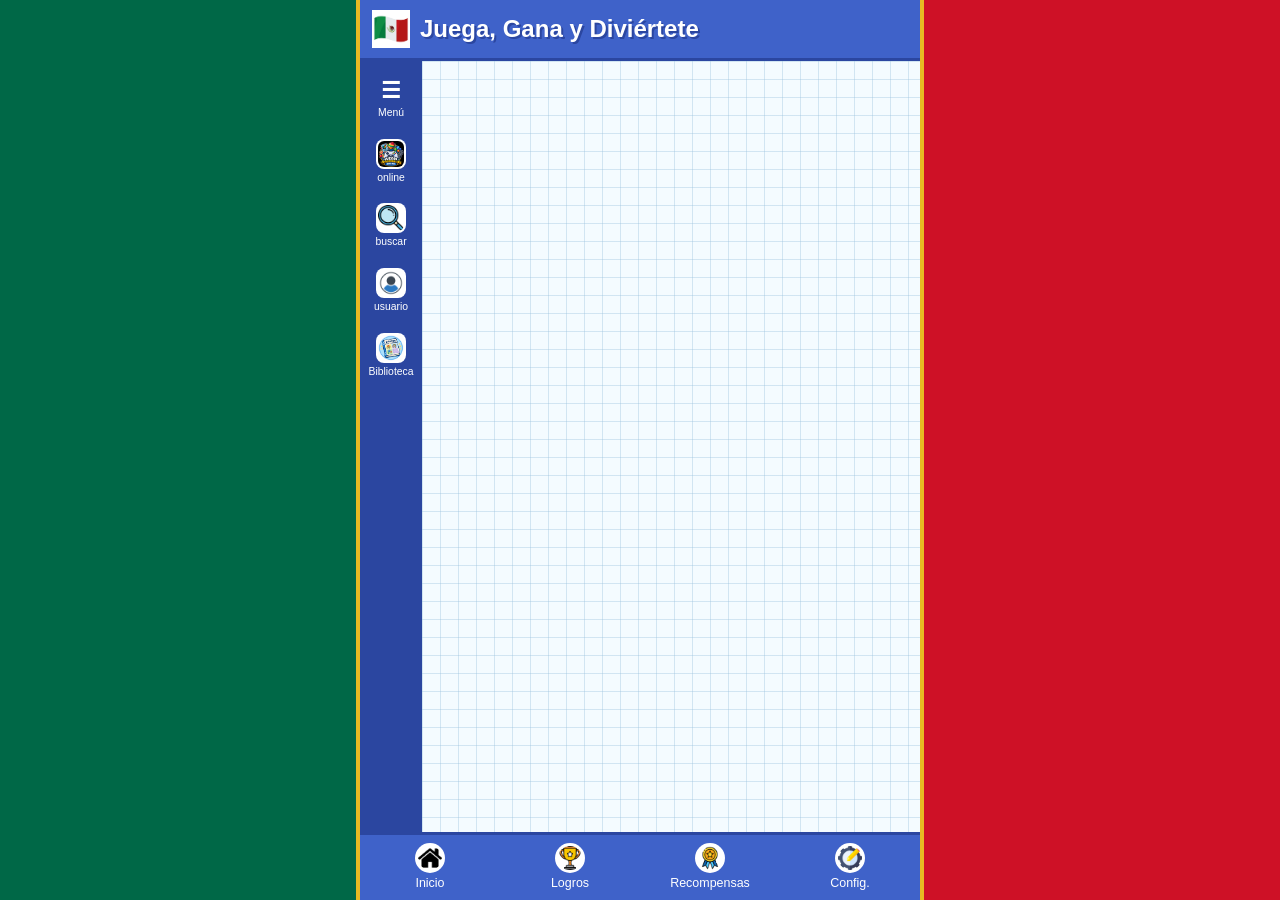
<file: index.html>
<!DOCTYPE html>
<html lang="es">
<head>
  <meta charset="utf-8">
  <meta name="viewport" content="width=device-width, initial-scale=1">
  <meta http-equiv="refresh" content="0; url=html/menu.html">
  <title>Juega, Gana y Diviértete</title>
<link rel="icon" href="img/favicon.svg" type="image/svg+xml">
</head>
<body>
  <p>Cargando… Si no pasa nada, <a href="html/menu.html">entra al menú</a>.</p>
</body>
</html>
</file>
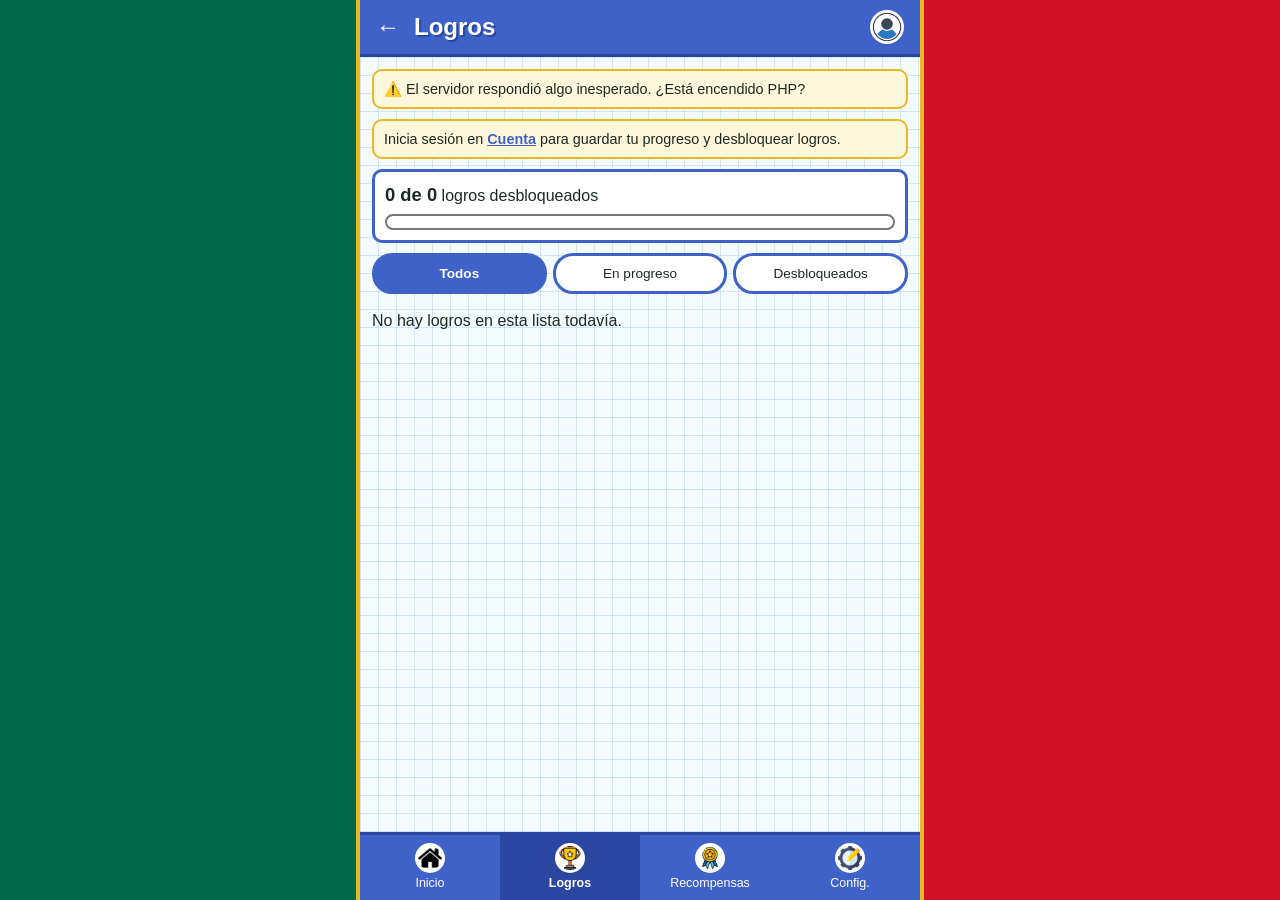
<file: html/logros.html>
<!DOCTYPE html>
<html lang="es">
<head>
  <meta charset="utf-8">
  <meta name="viewport" content="width=device-width, initial-scale=1">
  <title>Logros · Juega, Gana y Diviértete</title>
  <link rel="stylesheet" href="../css/styles.css">
  <link rel="stylesheet" href="../css/paginas.css">
<link rel="icon" href="../img/favicon.svg" type="image/svg+xml">
</head>
<body>
  <div id="app">
    <header>
      <a href="menu.html" aria-label="Volver al menú">←</a>
      <h1>Logros</h1>
      <a href="menu.html#cuenta" aria-label="Cuenta"><img class="ico" src="../img/usuario.png" alt="Cuenta"></a>
    </header>
    <div class="body">
      <main id="main"></main>
    </div>
    <nav>
      <button data-href="menu.html"><img src="../img/inicio.png" alt="">Inicio</button>
      <button data-href="logros.html" class="on"><img src="../img/logros.png" alt="">Logros</button>
      <button data-href="recompensas.html"><img src="../img/recompensas.png" alt="">Recompensas</button>
      <button data-href="menu.html#cuenta"><img src="../img/configuracion.png" alt="">Config.</button>
    </nav>
  </div>
  <script src="../js/common.js"></script>
  <script src="../js/logros.js"></script>
</body>
</html>
</file>
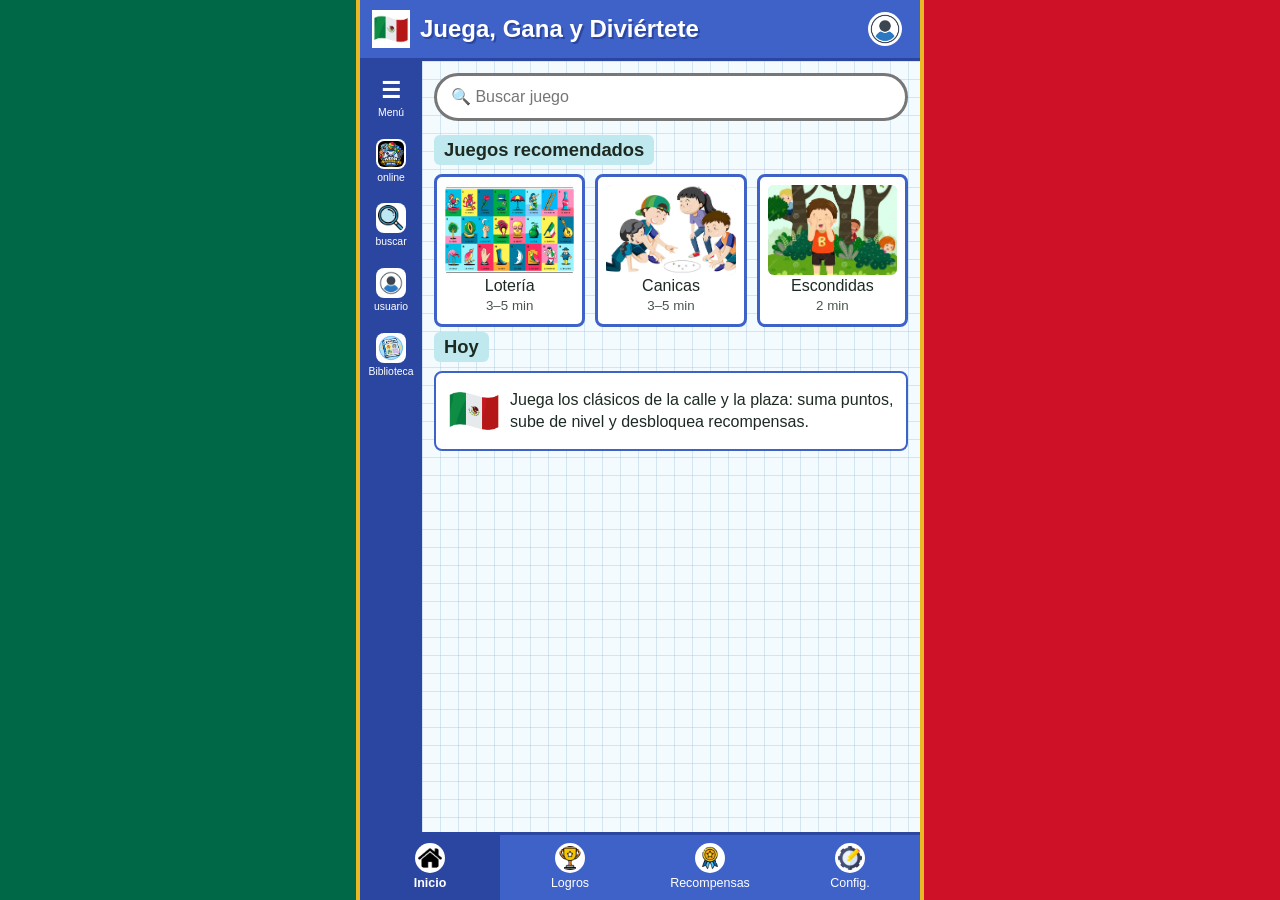
<file: html/menu.html>
<!DOCTYPE html>
<html lang="es">
<head>
  <meta charset="utf-8">
  <meta name="viewport" content="width=device-width, initial-scale=1">
  <title>Juega, Gana y Diviértete</title>
  <link rel="stylesheet" href="../css/styles.css">
  <link rel="stylesheet" href="../css/paginas.css">
<link rel="icon" href="../img/favicon.svg" type="image/svg+xml">
</head>
<body>
  <div id="app">
    <header>
      <button id="back" hidden aria-label="Volver">←</button>
      <img id="flag" class="flag" src="../img/BanderaM.avif" alt="Bandera de México">
      <h1 id="title">Juega, Gana y Diviértete</h1>
      <button id="usr" aria-label="Cuenta"></button>
    </header>

    <div class="body">
      <aside id="side">
        <button data-s="menu"><b>☰</b>Menú</button>
        <button data-s="online"><img src="../img/icononline.jpeg" alt="">online</button>
        <button data-s="buscar"><img src="../img/buscar.png" alt="">buscar</button>
        <button data-s="usuario"><img src="../img/usuario.png" alt="">usuario</button>
        <button data-s="biblioteca"><img src="../img/biblioteca.png" alt="">Biblioteca</button>
      </aside>
      <main id="main"></main>
    </div>

    <nav>
      <button data-v="home"><img src="../img/inicio.png" alt="">Inicio</button>
      <button data-v="logros"><img src="../img/logros.png" alt="">Logros</button>
      <button data-v="recomp"><img src="../img/recompensas.png" alt="">Recompensas</button>
      <button data-v="config"><img src="../img/configuracion.png" alt="">Config.</button>
    </nav>
  </div>
  <script src="../js/common.js"></script>
  <script src="../js/script.js"></script>
</body>
</html>
</file>
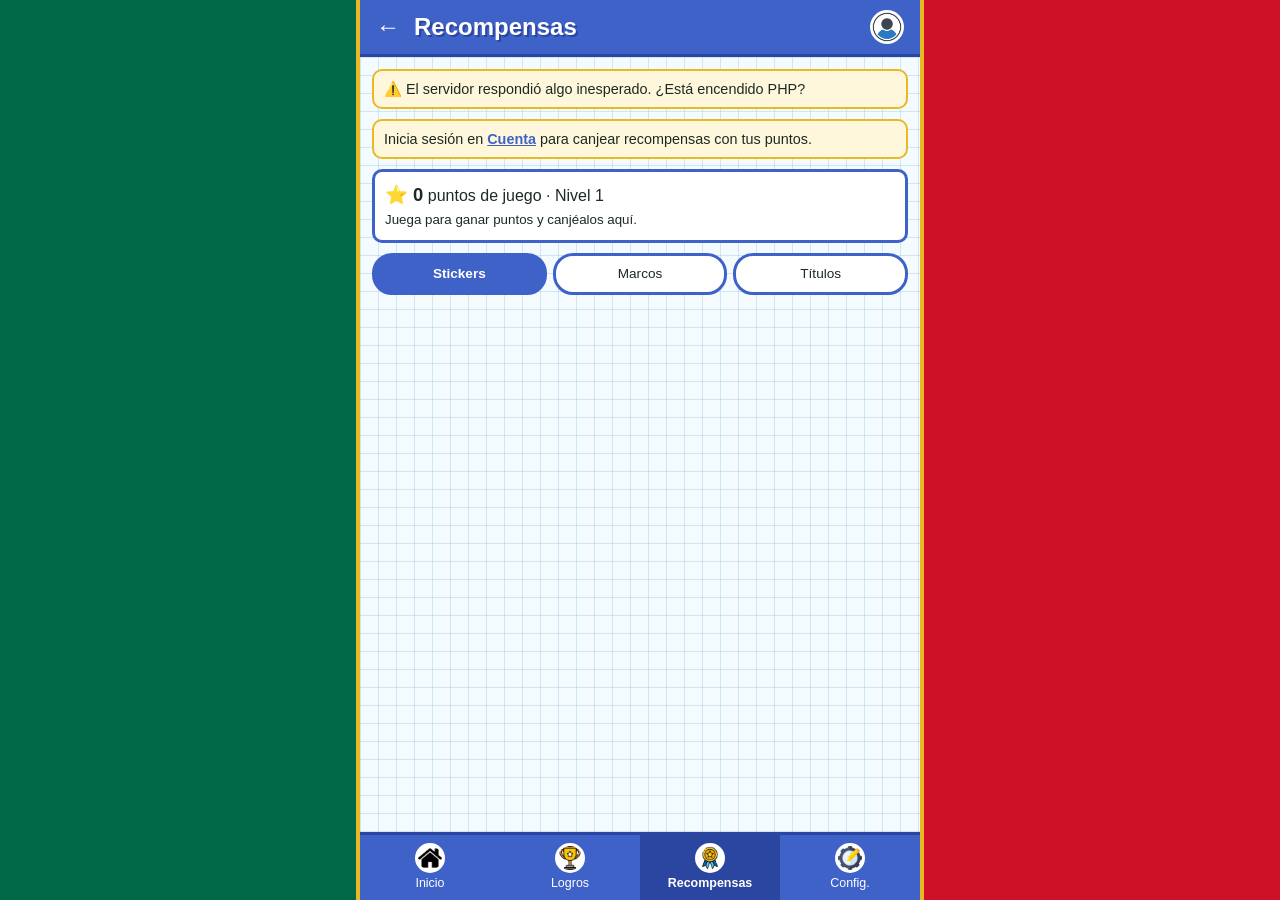
<file: html/recompensas.html>
<!DOCTYPE html>
<html lang="es">
<head>
  <meta charset="utf-8">
  <meta name="viewport" content="width=device-width, initial-scale=1">
  <title>Recompensas · Juega, Gana y Diviértete</title>
  <link rel="stylesheet" href="../css/styles.css">
  <link rel="stylesheet" href="../css/paginas.css">
<link rel="icon" href="../img/favicon.svg" type="image/svg+xml">
</head>
<body>
  <div id="app">
    <header>
      <a href="menu.html" aria-label="Volver al menú">←</a>
      <h1>Recompensas</h1>
      <a href="menu.html#cuenta" aria-label="Cuenta"><img class="ico" src="../img/usuario.png" alt="Cuenta"></a>
    </header>
    <div class="body">
      <main id="main"></main>
    </div>
    <nav>
      <button data-href="menu.html"><img src="../img/inicio.png" alt="">Inicio</button>
      <button data-href="logros.html"><img src="../img/logros.png" alt="">Logros</button>
      <button data-href="recompensas.html" class="on"><img src="../img/recompensas.png" alt="">Recompensas</button>
      <button data-href="menu.html#cuenta"><img src="../img/configuracion.png" alt="">Config.</button>
    </nav>
  </div>
  <script src="../js/common.js"></script>
  <script src="../js/recompensas.js"></script>
</body>
</html>
</file>
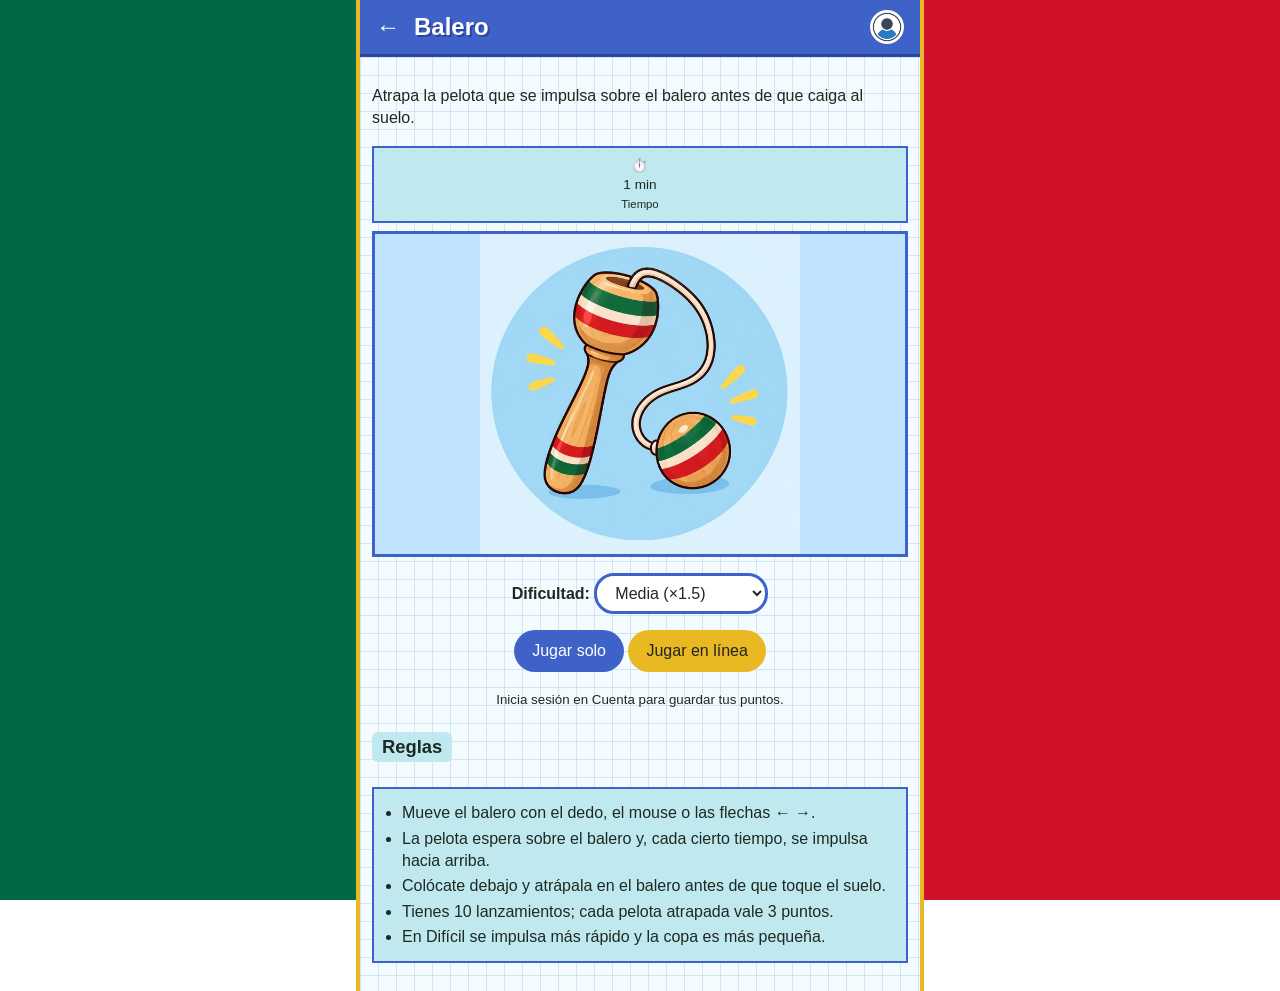
<file: html/juegos/balero.html>
<!DOCTYPE html>
<html lang="es">
<head>
  <meta charset="utf-8">
  <meta name="viewport" content="width=device-width, initial-scale=1">
  <title>Balero · Juega, Gana y Diviértete</title>
  <link rel="stylesheet" href="../../css/styles.css">
  <link rel="stylesheet" href="../../css/juegos/balero.css">
<link rel="icon" href="../../img/favicon.svg" type="image/svg+xml">
</head>
<body>
  <div id="app">
    <header>
      <a href="../menu.html#juegos" aria-label="Volver a Juegos">←</a>
      <h1>Balero</h1>
      <a href="../menu.html#cuenta" aria-label="Cuenta"><img class="ico" src="../../img/usuario.png" alt="Cuenta"></a>
    </header>
    <div class="body">
      <main id="main">
        <p>Atrapa la pelota que se impulsa sobre el balero antes de que caiga al suelo.</p>
        <div class="info"><div>⏱️<br>1 min<br><small>Tiempo</small></div></div>
        <div class="stage" id="st"><div class="portada"><img src="../../img/balero.jpg" alt="Balero"></div></div>
        <p class="acciones"><label for="dif"><b>Dificultad:</b></label> <select id="dif"><option value="0">Fácil (×1 puntos)</option><option value="1" selected>Media (×1.5)</option><option value="2">Difícil (×2)</option></select></p>
        <p class="acciones"><button class="btn" id="play">Jugar solo</button> <button class="btn o" id="online">Jugar en línea</button></p>
        <p id="aviso" class="acciones" hidden><small>Inicia sesión en Cuenta para guardar tus puntos.</small></p>
        <h2>Reglas</h2>
        <ul class="rules"><li>Mueve el balero con el dedo, el mouse o las flechas ← →.</li><li>La pelota espera sobre el balero y, cada cierto tiempo, se impulsa hacia arriba.</li><li>Colócate debajo y atrápala en el balero antes de que toque el suelo.</li><li>Tienes 10 lanzamientos; cada pelota atrapada vale 3 puntos.</li><li>En Difícil se impulsa más rápido y la copa es más pequeña.</li></ul>
      </main>
    </div>
  </div>
  <script src="../../js/common.js"></script>
  <script src="../../js/juegos/balero.js"></script>
</body>
</html>
</file>
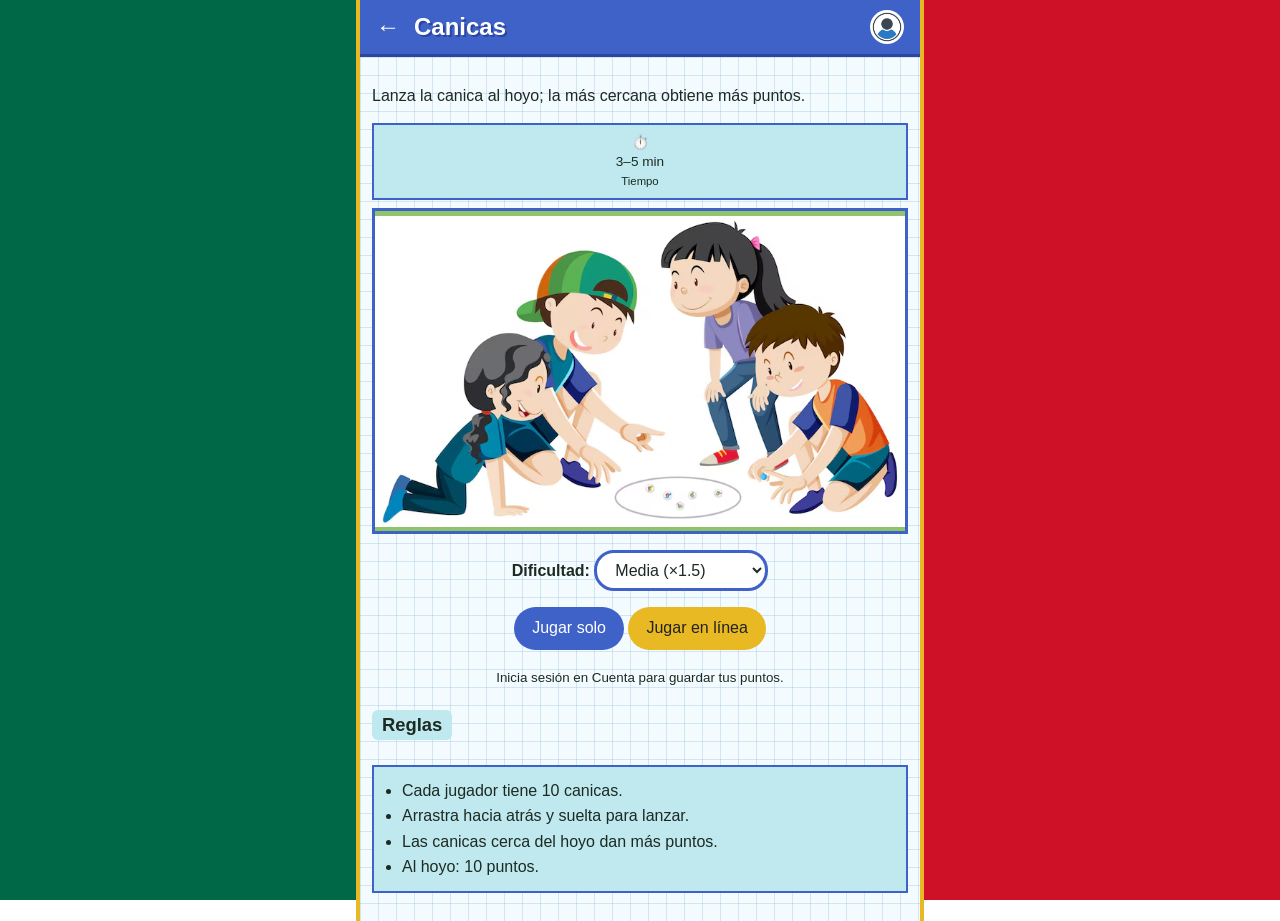
<file: html/juegos/canicas.html>
<!DOCTYPE html>
<html lang="es">
<head>
  <meta charset="utf-8">
  <meta name="viewport" content="width=device-width, initial-scale=1">
  <title>Canicas · Juega, Gana y Diviértete</title>
  <link rel="stylesheet" href="../../css/styles.css">
  <link rel="stylesheet" href="../../css/juegos/canicas.css">
<link rel="icon" href="../../img/favicon.svg" type="image/svg+xml">
</head>
<body>
  <div id="app">
    <header>
      <a href="../menu.html#juegos" aria-label="Volver a Juegos">←</a>
      <h1>Canicas</h1>
      <a href="../menu.html#cuenta" aria-label="Cuenta"><img class="ico" src="../../img/usuario.png" alt="Cuenta"></a>
    </header>
    <div class="body">
      <main id="main">
        <p>Lanza la canica al hoyo; la más cercana obtiene más puntos.</p>
        <div class="info"><div>⏱️<br>3–5 min<br><small>Tiempo</small></div></div>
        <div class="stage" id="st"><div class="portada"><img src="../../img/canicas.avif" alt="Canicas"></div></div>
        <p class="acciones"><label for="dif"><b>Dificultad:</b></label> <select id="dif"><option value="0">Fácil (×1 puntos)</option><option value="1" selected>Media (×1.5)</option><option value="2">Difícil (×2)</option></select></p>
        <p class="acciones"><button class="btn" id="play">Jugar solo</button> <button class="btn o" id="online">Jugar en línea</button></p>
        <p id="aviso" class="acciones" hidden><small>Inicia sesión en Cuenta para guardar tus puntos.</small></p>
        <h2>Reglas</h2>
        <ul class="rules"><li>Cada jugador tiene 10 canicas.</li><li>Arrastra hacia atrás y suelta para lanzar.</li><li>Las canicas cerca del hoyo dan más puntos.</li><li>Al hoyo: 10 puntos.</li></ul>
      </main>
    </div>
  </div>
  <script src="../../js/common.js"></script>
  <script src="../../js/juegos/canicas.js"></script>
</body>
</html>
</file>
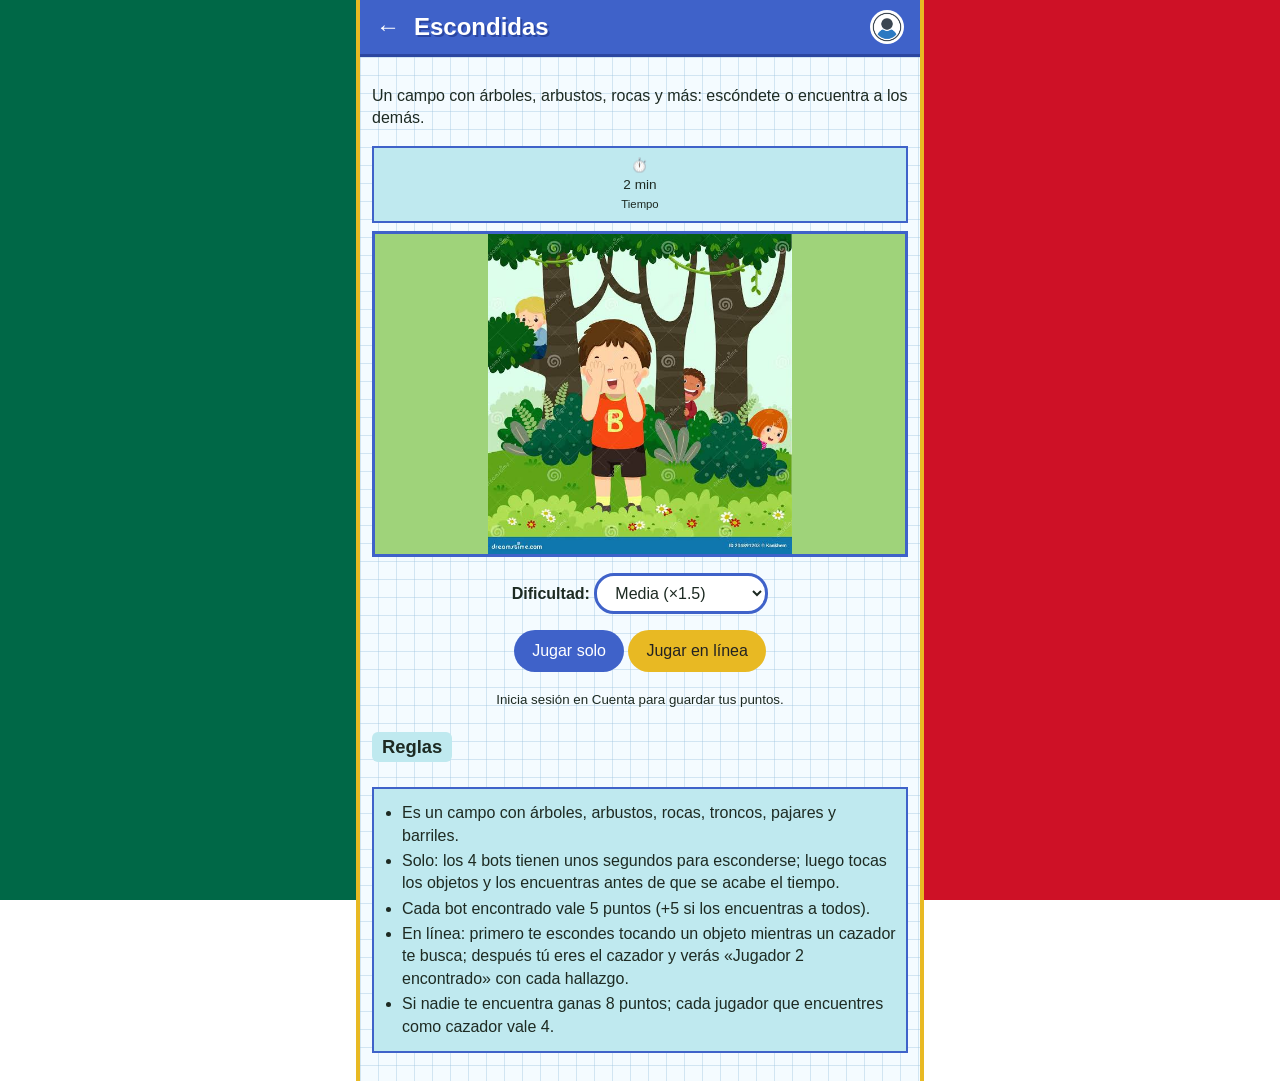
<file: html/juegos/escondidas.html>
<!DOCTYPE html>
<html lang="es">
<head>
  <meta charset="utf-8">
  <meta name="viewport" content="width=device-width, initial-scale=1">
  <title>Escondidas · Juega, Gana y Diviértete</title>
  <link rel="stylesheet" href="../../css/styles.css">
  <link rel="stylesheet" href="../../css/juegos/escondidas.css">
<link rel="icon" href="../../img/favicon.svg" type="image/svg+xml">
</head>
<body>
  <div id="app">
    <header>
      <a href="../menu.html#juegos" aria-label="Volver a Juegos">←</a>
      <h1>Escondidas</h1>
      <a href="../menu.html#cuenta" aria-label="Cuenta"><img class="ico" src="../../img/usuario.png" alt="Cuenta"></a>
    </header>
    <div class="body">
      <main id="main">
        <p>Un campo con árboles, arbustos, rocas y más: escóndete o encuentra a los demás.</p>
        <div class="info"><div>⏱️<br>2 min<br><small>Tiempo</small></div></div>
        <div class="stage" id="st"><div class="portada"><img src="../../img/escondite.jpg" alt="Escondidas"></div></div>
        <p class="acciones"><label for="dif"><b>Dificultad:</b></label> <select id="dif"><option value="0">Fácil (×1 puntos)</option><option value="1" selected>Media (×1.5)</option><option value="2">Difícil (×2)</option></select></p>
        <p class="acciones"><button class="btn" id="play">Jugar solo</button> <button class="btn o" id="online">Jugar en línea</button></p>
        <p id="aviso" class="acciones" hidden><small>Inicia sesión en Cuenta para guardar tus puntos.</small></p>
        <h2>Reglas</h2>
        <ul class="rules"><li>Es un campo con árboles, arbustos, rocas, troncos, pajares y barriles.</li><li>Solo: los 4 bots tienen unos segundos para esconderse; luego tocas los objetos y los encuentras antes de que se acabe el tiempo.</li><li>Cada bot encontrado vale 5 puntos (+5 si los encuentras a todos).</li><li>En línea: primero te escondes tocando un objeto mientras un cazador te busca; después tú eres el cazador y verás «Jugador 2 encontrado» con cada hallazgo.</li><li>Si nadie te encuentra ganas 8 puntos; cada jugador que encuentres como cazador vale 4.</li></ul>
      </main>
    </div>
  </div>
  <script src="../../js/common.js"></script>
  <script src="../../js/juegos/escondidas.js"></script>
</body>
</html>
</file>
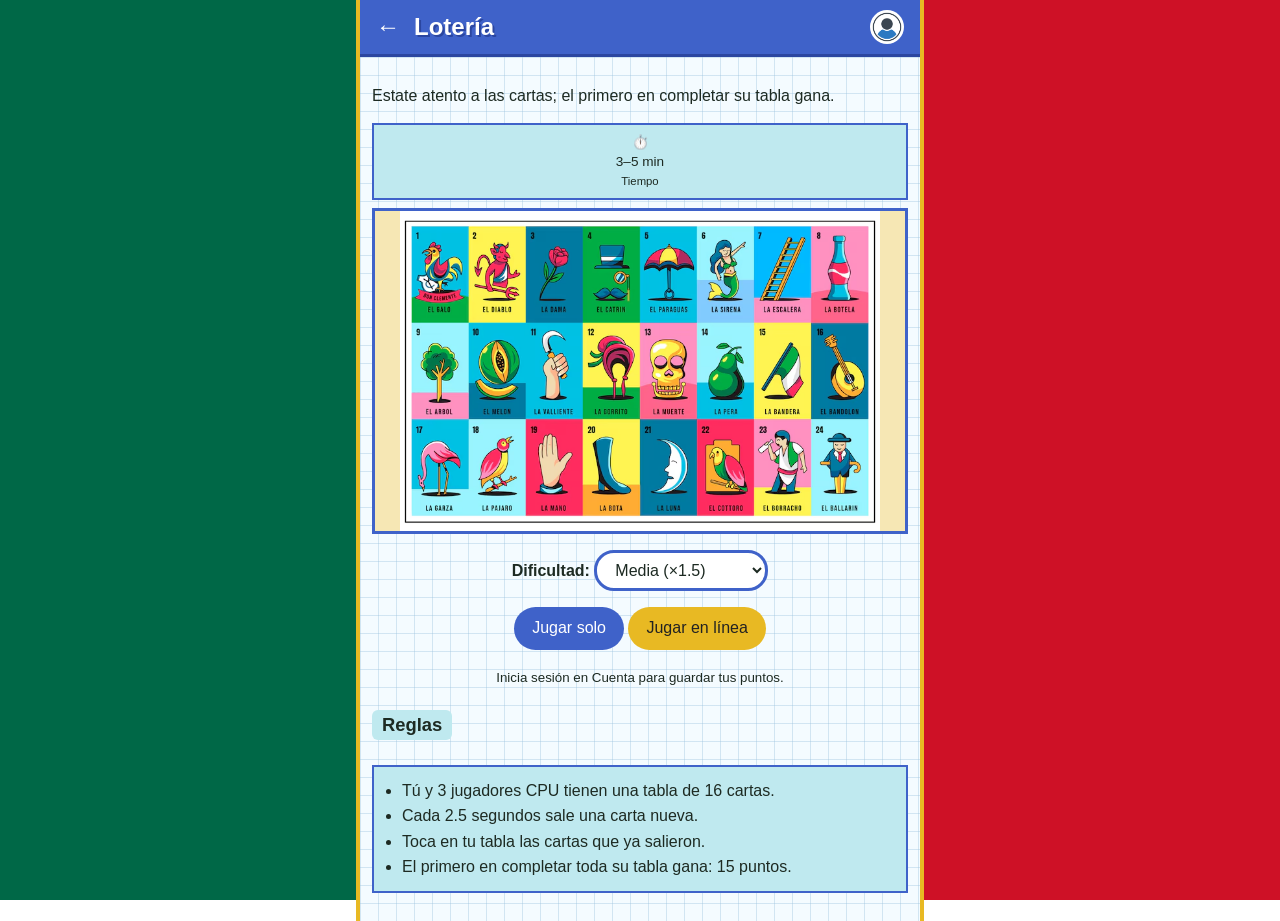
<file: html/juegos/loteria.html>
<!DOCTYPE html>
<html lang="es">
<head>
  <meta charset="utf-8">
  <meta name="viewport" content="width=device-width, initial-scale=1">
  <title>Lotería · Juega, Gana y Diviértete</title>
  <link rel="stylesheet" href="../../css/styles.css">
  <link rel="stylesheet" href="../../css/juegos/loteria.css">
<link rel="icon" href="../../img/favicon.svg" type="image/svg+xml">
</head>
<body>
  <div id="app">
    <header>
      <a href="../menu.html#juegos" aria-label="Volver a Juegos">←</a>
      <h1>Lotería</h1>
      <a href="../menu.html#cuenta" aria-label="Cuenta"><img class="ico" src="../../img/usuario.png" alt="Cuenta"></a>
    </header>
    <div class="body">
      <main id="main">
        <p>Estate atento a las cartas; el primero en completar su tabla gana.</p>
        <div class="info"><div>⏱️<br>3–5 min<br><small>Tiempo</small></div></div>
        <div class="stage" id="st"><div class="portada"><img src="../../img/loteria.avif" alt="Lotería"></div></div>
        <p class="acciones"><label for="dif"><b>Dificultad:</b></label> <select id="dif"><option value="0">Fácil (×1 puntos)</option><option value="1" selected>Media (×1.5)</option><option value="2">Difícil (×2)</option></select></p>
        <p class="acciones"><button class="btn" id="play">Jugar solo</button> <button class="btn o" id="online">Jugar en línea</button></p>
        <p id="aviso" class="acciones" hidden><small>Inicia sesión en Cuenta para guardar tus puntos.</small></p>
        <h2>Reglas</h2>
        <ul class="rules"><li>Tú y 3 jugadores CPU tienen una tabla de 16 cartas.</li><li>Cada 2.5 segundos sale una carta nueva.</li><li>Toca en tu tabla las cartas que ya salieron.</li><li>El primero en completar toda su tabla gana: 15 puntos.</li></ul>
      </main>
    </div>
  </div>
  <script src="../../js/common.js"></script>
  <script src="../../js/juegos/loteria.js"></script>
</body>
</html>
</file>
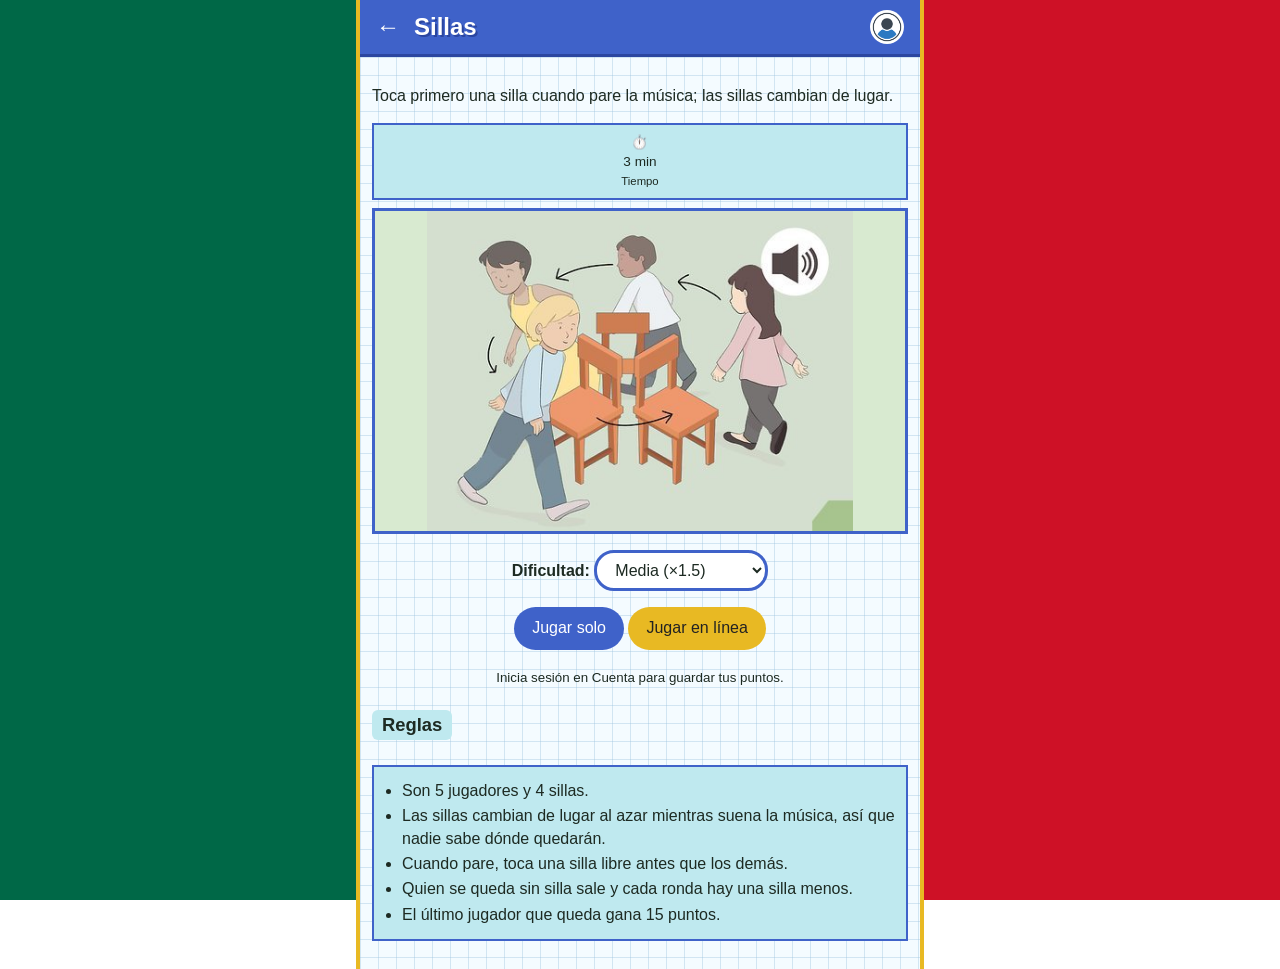
<file: html/juegos/sillas.html>
<!DOCTYPE html>
<html lang="es">
<head>
  <meta charset="utf-8">
  <meta name="viewport" content="width=device-width, initial-scale=1">
  <title>Sillas · Juega, Gana y Diviértete</title>
  <link rel="stylesheet" href="../../css/styles.css">
  <link rel="stylesheet" href="../../css/juegos/sillas.css">
<link rel="icon" href="../../img/favicon.svg" type="image/svg+xml">
</head>
<body>
  <div id="app">
    <header>
      <a href="../menu.html#juegos" aria-label="Volver a Juegos">←</a>
      <h1>Sillas</h1>
      <a href="../menu.html#cuenta" aria-label="Cuenta"><img class="ico" src="../../img/usuario.png" alt="Cuenta"></a>
    </header>
    <div class="body">
      <main id="main">
        <p>Toca primero una silla cuando pare la música; las sillas cambian de lugar.</p>
        <div class="info"><div>⏱️<br>3 min<br><small>Tiempo</small></div></div>
        <div class="stage" id="st"><div class="portada"><img src="../../img/sillas.jpg" alt="Sillas"></div></div>
        <p class="acciones"><label for="dif"><b>Dificultad:</b></label> <select id="dif"><option value="0">Fácil (×1 puntos)</option><option value="1" selected>Media (×1.5)</option><option value="2">Difícil (×2)</option></select></p>
        <p class="acciones"><button class="btn" id="play">Jugar solo</button> <button class="btn o" id="online">Jugar en línea</button></p>
        <p id="aviso" class="acciones" hidden><small>Inicia sesión en Cuenta para guardar tus puntos.</small></p>
        <h2>Reglas</h2>
        <ul class="rules"><li>Son 5 jugadores y 4 sillas.</li><li>Las sillas cambian de lugar al azar mientras suena la música, así que nadie sabe dónde quedarán.</li><li>Cuando pare, toca una silla libre antes que los demás.</li><li>Quien se queda sin silla sale y cada ronda hay una silla menos.</li><li>El último jugador que queda gana 15 puntos.</li></ul>
      </main>
    </div>
  </div>
  <script src="../../js/common.js"></script>
  <script src="../../js/juegos/sillas.js"></script>
</body>
</html>
</file>
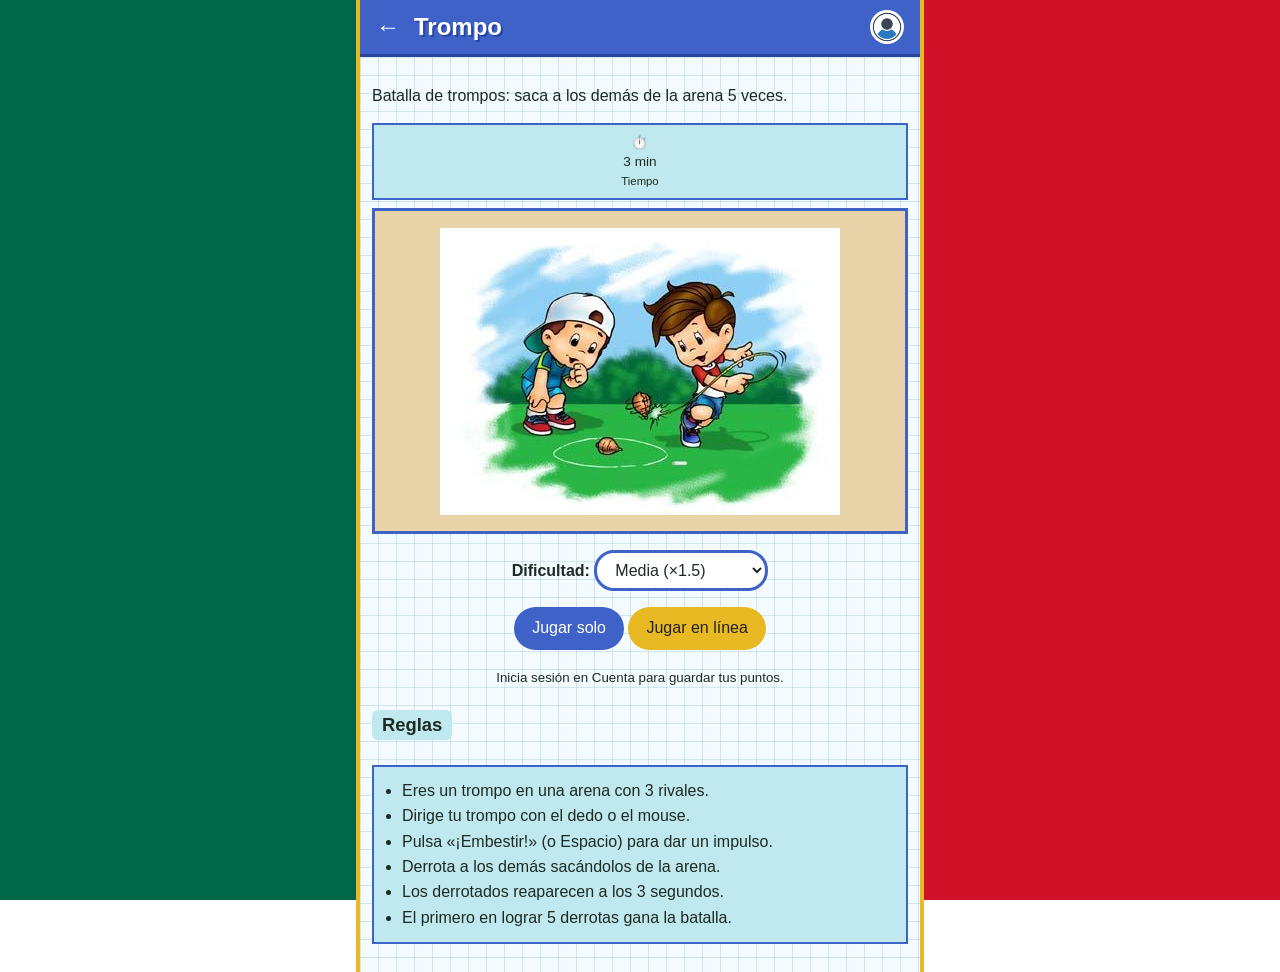
<file: html/juegos/trompo.html>
<!DOCTYPE html>
<html lang="es">
<head>
  <meta charset="utf-8">
  <meta name="viewport" content="width=device-width, initial-scale=1">
  <title>Trompo · Juega, Gana y Diviértete</title>
  <link rel="stylesheet" href="../../css/styles.css">
  <link rel="stylesheet" href="../../css/juegos/trompo.css">
<link rel="icon" href="../../img/favicon.svg" type="image/svg+xml">
</head>
<body>
  <div id="app">
    <header>
      <a href="../menu.html#juegos" aria-label="Volver a Juegos">←</a>
      <h1>Trompo</h1>
      <a href="../menu.html#cuenta" aria-label="Cuenta"><img class="ico" src="../../img/usuario.png" alt="Cuenta"></a>
    </header>
    <div class="body">
      <main id="main">
        <p>Batalla de trompos: saca a los demás de la arena 5 veces.</p>
        <div class="info"><div>⏱️<br>3 min<br><small>Tiempo</small></div></div>
        <div class="stage" id="st"><div class="portada"><img src="../../img/trompo.jpg" alt="Trompo"></div></div>
        <p class="acciones"><label for="dif"><b>Dificultad:</b></label> <select id="dif"><option value="0">Fácil (×1 puntos)</option><option value="1" selected>Media (×1.5)</option><option value="2">Difícil (×2)</option></select></p>
        <p class="acciones"><button class="btn" id="play">Jugar solo</button> <button class="btn o" id="online">Jugar en línea</button></p>
        <p id="aviso" class="acciones" hidden><small>Inicia sesión en Cuenta para guardar tus puntos.</small></p>
        <h2>Reglas</h2>
        <ul class="rules"><li>Eres un trompo en una arena con 3 rivales.</li><li>Dirige tu trompo con el dedo o el mouse.</li><li>Pulsa «¡Embestir!» (o Espacio) para dar un impulso.</li><li>Derrota a los demás sacándolos de la arena.</li><li>Los derrotados reaparecen a los 3 segundos.</li><li>El primero en lograr 5 derrotas gana la batalla.</li></ul>
      </main>
    </div>
  </div>
  <script src="../../js/common.js"></script>
  <script src="../../js/juegos/trompo.js"></script>
</body>
</html>
</file>
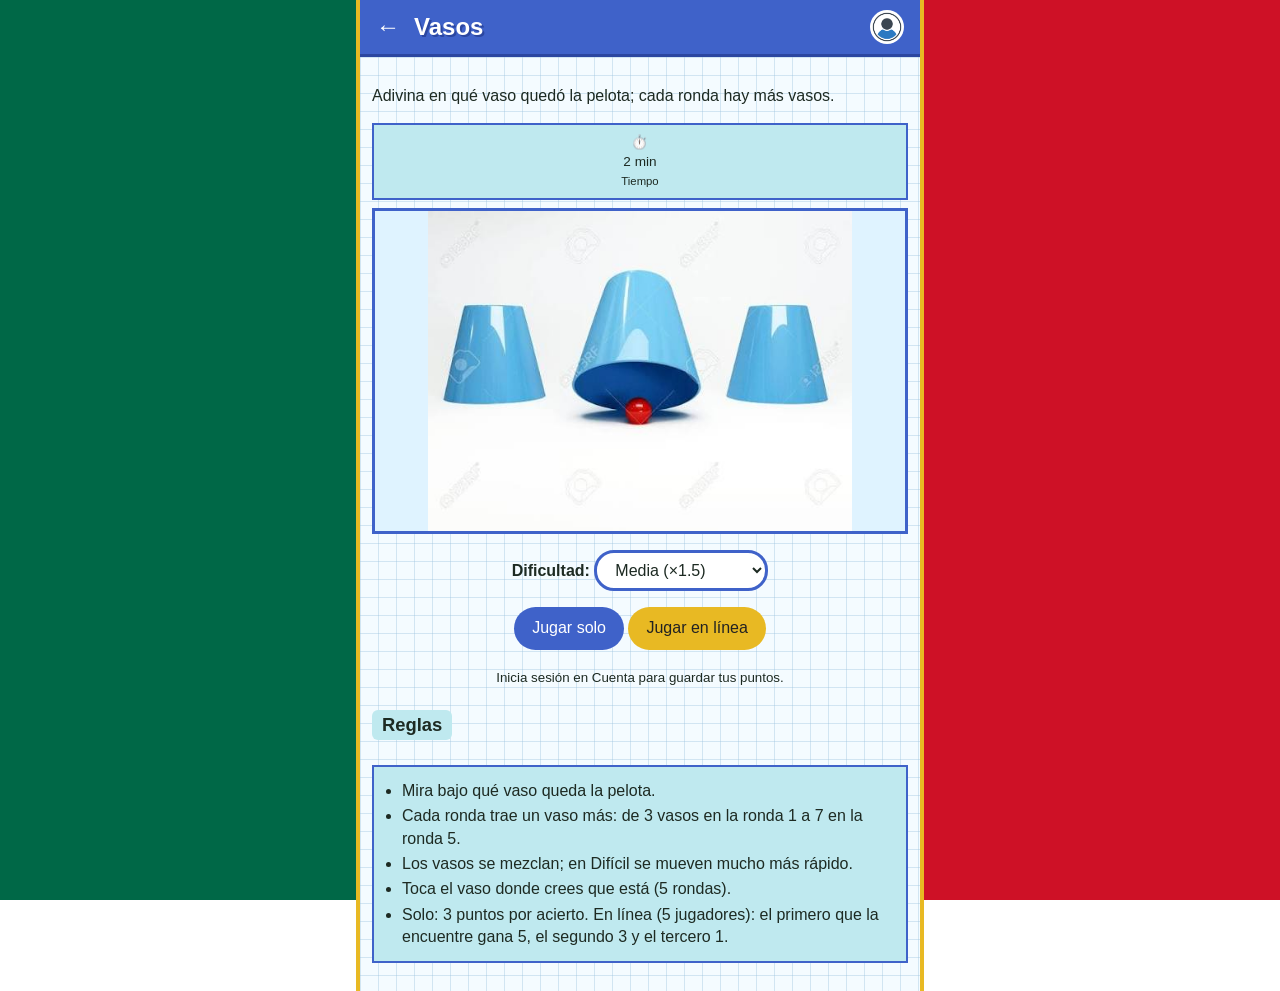
<file: html/juegos/vasos.html>
<!DOCTYPE html>
<html lang="es">
<head>
  <meta charset="utf-8">
  <meta name="viewport" content="width=device-width, initial-scale=1">
  <title>Vasos · Juega, Gana y Diviértete</title>
  <link rel="stylesheet" href="../../css/styles.css">
  <link rel="stylesheet" href="../../css/juegos/vasos.css">
<link rel="icon" href="../../img/favicon.svg" type="image/svg+xml">
</head>
<body>
  <div id="app">
    <header>
      <a href="../menu.html#juegos" aria-label="Volver a Juegos">←</a>
      <h1>Vasos</h1>
      <a href="../menu.html#cuenta" aria-label="Cuenta"><img class="ico" src="../../img/usuario.png" alt="Cuenta"></a>
    </header>
    <div class="body">
      <main id="main">
        <p>Adivina en qué vaso quedó la pelota; cada ronda hay más vasos.</p>
        <div class="info"><div>⏱️<br>2 min<br><small>Tiempo</small></div></div>
        <div class="stage" id="st"><div class="portada"><img src="../../img/vasos.jpg" alt="Vasos"></div></div>
        <p class="acciones"><label for="dif"><b>Dificultad:</b></label> <select id="dif"><option value="0">Fácil (×1 puntos)</option><option value="1" selected>Media (×1.5)</option><option value="2">Difícil (×2)</option></select></p>
        <p class="acciones"><button class="btn" id="play">Jugar solo</button> <button class="btn o" id="online">Jugar en línea</button></p>
        <p id="aviso" class="acciones" hidden><small>Inicia sesión en Cuenta para guardar tus puntos.</small></p>
        <h2>Reglas</h2>
        <ul class="rules"><li>Mira bajo qué vaso queda la pelota.</li><li>Cada ronda trae un vaso más: de 3 vasos en la ronda 1 a 7 en la ronda 5.</li><li>Los vasos se mezclan; en Difícil se mueven mucho más rápido.</li><li>Toca el vaso donde crees que está (5 rondas).</li><li>Solo: 3 puntos por acierto. En línea (5 jugadores): el primero que la encuentre gana 5, el segundo 3 y el tercero 1.</li></ul>
      </main>
    </div>
  </div>
  <script src="../../js/common.js"></script>
  <script src="../../js/juegos/vasos.js"></script>
</body>
</html>
</file>
<file: css/styles.css>
:root{--azul:#3f62c9;--azul2:#2b46a0;--cian:#bfe9ef;--hoja:#f4fbff;--ink:#1d2a22;--verde:#006847;--rojo:#ce1126;--oro:#e8b923}
*{box-sizing:border-box}
body{margin:0;font:16px/1.4 "Trebuchet MS",Verdana,sans-serif;color:var(--ink);min-height:100vh;
  background:#fff linear-gradient(90deg,#006847 0 33.3%,#fff 33.3% 66.6%,#ce1126 66.6% 100%) fixed}
#app{max-width:560px;margin:0 auto;min-height:100vh;display:flex;flex-direction:column;background:var(--hoja);box-shadow:0 0 0 4px var(--oro)}

/* Encabezado azul como en el boceto */
header{background:var(--azul);color:#fff;padding:10px 12px;display:flex;align-items:center;gap:10px;position:sticky;top:0;z-index:5;border-bottom:3px solid var(--azul2)}
header h1{margin:0;flex:1;font-size:1.5rem;line-height:1.05;text-shadow:2px 2px 0 var(--azul2)}
header button{background:none;border:0;color:#fff;font-size:1.5rem;cursor:pointer}

.body{display:flex;flex:1;min-height:0}
#side{width:62px;background:var(--azul2);display:flex;flex-direction:column;gap:2px;padding:6px 0}
#side button{background:none;border:0;color:#fff;font:inherit;font-size:.65rem;padding:8px 2px;cursor:pointer}
#side button b{display:block;font-size:1.4rem}
#side button:hover{background:var(--azul)}

/* Contenido sobre cuadrícula de cuaderno */
main{flex:1;min-width:0;padding:12px;overflow-x:hidden;
  background-color:var(--hoja);
  background-image:linear-gradient(#9fc3df66 1px,transparent 1px),linear-gradient(90deg,#9fc3df66 1px,transparent 1px);
  background-size:18px 18px}
h2{margin:.3em 0 .5em;font-size:1.15rem;background:var(--cian);display:inline-block;padding:2px 10px;border-radius:6px}
.grid{display:grid;grid-template-columns:repeat(auto-fill,minmax(120px,1fr));gap:10px}
.g{background:#fff;border:3px solid var(--azul);border-radius:8px;padding:8px;text-align:center;cursor:pointer;color:var(--ink);font:inherit}
.g .e{font-size:2.4rem;background:var(--cian);border-radius:6px}
.g small{display:block;opacity:.8}
.row{display:flex;gap:8px;align-items:center;background:#fff;padding:10px;border:2px solid var(--azul);border-radius:8px;margin-bottom:8px}
.row .e{font-size:2rem}.row div{flex:1}
input{width:100%;padding:10px 14px;border-radius:24px;border:3px solid #777;font:inherit;background:#fff;margin-bottom:8px}
.btn{background:var(--azul);color:#fff;border:0;border-radius:24px;padding:10px 18px;font:inherit;cursor:pointer}
.btn.r{background:var(--rojo)}.btn.o{background:var(--oro);color:#222}
.btn:disabled{opacity:.5}
.info{display:flex;justify-content:space-around;text-align:center;font-size:.85rem;background:var(--cian);padding:8px;border:2px solid var(--azul);margin:8px 0}
.stage{position:relative;background:#cfe8b0;border:3px solid var(--azul);min-height:320px;overflow:hidden;touch-action:none}
.bar{height:16px;background:#fff;border:2px solid #777;border-radius:10px;overflow:hidden}
.bar i{display:block;height:100%;background:linear-gradient(90deg,#4aa3e8,var(--azul));width:0}
.rules{background:var(--cian);padding:10px 10px 10px 28px;border:2px solid var(--azul)}
.rules li{margin:3px 0}
.toast{position:fixed;left:50%;bottom:90px;transform:translateX(-50%);background:#222;color:#fff;padding:8px 16px;border-radius:20px;z-index:9;max-width:90%;text-align:center}

/* Barra inferior: Inicio, Logros, Recompensas, Config. */
nav{display:flex;position:sticky;bottom:0;background:var(--azul);border-top:3px solid var(--azul2)}
nav button{flex:1;padding:8px 2px;border:0;background:none;color:#fff;font:inherit;font-size:.78rem;cursor:pointer}
nav button b{display:block;font-size:1.4rem}
nav button.on{background:var(--azul2);font-weight:bold}

/* Páginas de juego */
header a{color:#fff;font-size:1.5rem;text-decoration:none;padding:0 4px}
.portada{display:flex;align-items:center;justify-content:center;min-height:320px;font-size:5rem}
.acciones{text-align:center}

/* Imágenes */
.flag{height:38px;width:auto;object-fit:contain}
header .ico{width:34px;height:34px;background:#fff;border-radius:50%;display:block}
#side button img,nav button img{display:block;margin:0 auto 2px;width:30px;height:30px;object-fit:contain;background:#fff;border-radius:8px;padding:2px}
nav button img{border-radius:50%;padding:3px}
.g .e img{width:100%;height:90px;object-fit:cover;border-radius:6px;display:block}
.row .e img{width:56px;height:56px;object-fit:cover;border-radius:8px;display:block}
.portada img{max-width:100%;max-height:320px;object-fit:contain}
select{padding:8px 14px;border:3px solid var(--azul);border-radius:20px;font:inherit;background:#fff;color:#1d2a22}
</file>
<file: css/paginas.css>
/* Logros, recompensas y perfil */
.av{display:inline-block;padding:4px;border-radius:50%;line-height:0;flex:none}
.av img{width:56px;height:56px;border-radius:50%;background:#fff;object-fit:cover;display:block}
a.btn{text-decoration:none;display:inline-block}
.resumen{background:#fff;border:3px solid var(--azul);border-radius:10px;padding:10px;margin-bottom:10px}
.resumen b{font-size:1.15rem}
.tabs{display:flex;gap:6px;margin:8px 0}
.tabs button{flex:1;padding:8px 4px;border:3px solid var(--azul);border-radius:20px;background:#fff;color:#1d2a22;font:inherit;font-size:.85rem;cursor:pointer}
.tabs button.on{background:var(--azul);color:#fff;font-weight:bold}
.card{display:flex;gap:10px;align-items:flex-start;background:#fff;border:2px solid var(--azul);border-radius:10px;padding:10px;margin-bottom:8px;color:#1d2a22}
.card.done{border-color:var(--verde);background:#f0fbf3}
.card .ic{flex:none;width:58px;text-align:center}
.card .ic img{width:54px;height:54px;object-fit:contain}
.card.lock .ic img{filter:grayscale(1) opacity(.45)}
.card .tx{flex:1;min-width:0}
.card h3{margin:0 0 2px;font-size:1rem}
.card p{margin:2px 0;font-size:.85rem}
.card .how{background:var(--cian);border-radius:6px;padding:3px 7px}
.card .st{font-size:.78rem;font-weight:bold;margin-top:3px}
.card .bar{margin:5px 0 2px}
.card .pv{font-size:2.6rem;line-height:1}
.card .pill{display:inline-block;background:var(--oro);border:2px solid #7a5a1a;border-radius:20px;padding:4px 10px;font-weight:bold;font-size:.8rem}
.card .btn{padding:7px 14px;font-size:.85rem;margin-top:4px}
.aviso{background:#fff7dc;border:2px solid var(--oro);border-radius:10px;padding:8px 10px;margin-bottom:10px;font-size:.9rem}
.aviso a{color:var(--azul);font-weight:bold}
</file>
<file: css/juegos/balero.css>
/* Estilos de Balero */
.stage{background:#bfe3ff;padding:0}
canvas{touch-action:none;cursor:ew-resize}
</file>
<file: css/juegos/canicas.css>
/* Estilos de Canicas */
.stage{background:#8fc46a;padding:0}
canvas{cursor:crosshair;touch-action:none}
</file>
<file: css/juegos/escondidas.css>
/* Estilos de Escondidas: un campo con objetos para esconderse */
.stage{background:#9fd37a;padding:0}
.campo{position:relative;width:100%;aspect-ratio:1/1.02;overflow:hidden;
 background:linear-gradient(#bfe6ff 0 22%,#7cc15f 22% 26%,#9fd37a 26% 100%)}
.campo::before{content:"";position:absolute;right:8%;top:5%;width:12%;aspect-ratio:1;border-radius:50%;background:#ffd84a;box-shadow:0 0 0 6px rgba(255,216,74,.35)}
.obj{position:absolute;transform:translate(-50%,-100%);background:none;border:0;padding:0;cursor:pointer;transition:transform .15s}
.obj svg{width:100%;height:auto;display:block;pointer-events:none}
.obj:hover:not(:disabled){transform:translate(-50%,-100%) scale(1.07)}
.obj:disabled{cursor:default}
.obj .tag{position:absolute;left:50%;top:-8px;transform:translateX(-50%);white-space:nowrap;font:bold 12px/1 sans-serif;background:#fff;border:2px solid #1d2a22;border-radius:12px;padding:3px 7px;color:#1d2a22;display:none}
.obj .tag:not(:empty){display:block}
.obj.found,.obj.mine{z-index:60!important}
.obj.found svg{filter:drop-shadow(0 0 7px #ffd84a)}
.obj.mine svg{filter:drop-shadow(0 0 7px #3f62c9)}
.obj.empty svg{opacity:.5}
.obj.wiggle{animation:wig .3s infinite alternate}
@keyframes wig{from{transform:translate(-50%,-100%) rotate(-2.5deg)}to{transform:translate(-50%,-100%) rotate(2.5deg)}}
.banner{position:absolute;left:50%;top:70px;transform:translate(-50%,-14px);opacity:0;pointer-events:none;transition:opacity .2s,transform .2s;z-index:80;
 padding:8px 18px;border-radius:24px;font-weight:bold;white-space:nowrap;box-shadow:0 3px 10px rgba(0,0,0,.3)}
.banner.show{opacity:1;transform:translate(-50%,0)}
.banner.ok{background:#006847;color:#fff}.banner.no{background:#555;color:#fff}
@media (prefers-reduced-motion:reduce){.obj.wiggle{animation:none}}
</file>
<file: css/juegos/loteria.css>
/* Estilos de Lotería */
.stage{background:#f6e7b4}
.lot{display:grid;grid-template-columns:repeat(4,1fr);gap:5px;padding:8px}
.lot button{aspect-ratio:3/4;border:2px solid #7a5a1a;border-radius:6px;background:#fff7dc;font-size:.62rem;cursor:pointer;color:#222;padding:2px}
.lot button b{display:block;font-size:1.7rem}.lot button.m{background:var(--rojo);color:#fff}
</file>
<file: css/juegos/sillas.css>
/* Estilos de Sillas */
.stage{background:#d8ead0}
.silla{position:absolute;transform:translate(-50%,-50%);font-size:2.4rem;background:none;border:0;cursor:pointer;transition:left .12s ease,top .12s ease}
</file>
<file: css/juegos/trompo.css>
/* Estilos de Trompo */
.stage{background:#e9d3a8}
canvas{touch-action:none}
</file>
<file: css/juegos/vasos.css>
/* Estilos de Vasos */
.stage{background:#dff3ff}
#tb{--w:84px}
.vaso{position:absolute;bottom:10px;width:var(--w);height:calc(var(--w)*1.2);margin-left:calc(var(--w)/-2);transition:left .3s ease;cursor:pointer}
.vaso .cuerpo{position:absolute;inset:0;background:linear-gradient(90deg,#3f8fd8,#8fd0ff 40%,#2f7fc9);clip-path:polygon(22% 0,78% 0,100% 100%,0 100%);transition:transform .3s;z-index:2}
.vaso.up .cuerpo{transform:translateY(-58%)}
.vaso .bola{position:absolute;bottom:2px;left:50%;width:calc(var(--w)*.33);height:calc(var(--w)*.33);margin-left:calc(var(--w)*-.165);border-radius:50%;background:radial-gradient(circle at 35% 30%,#ff9a9a,#d41a1a);z-index:1}
</file>
